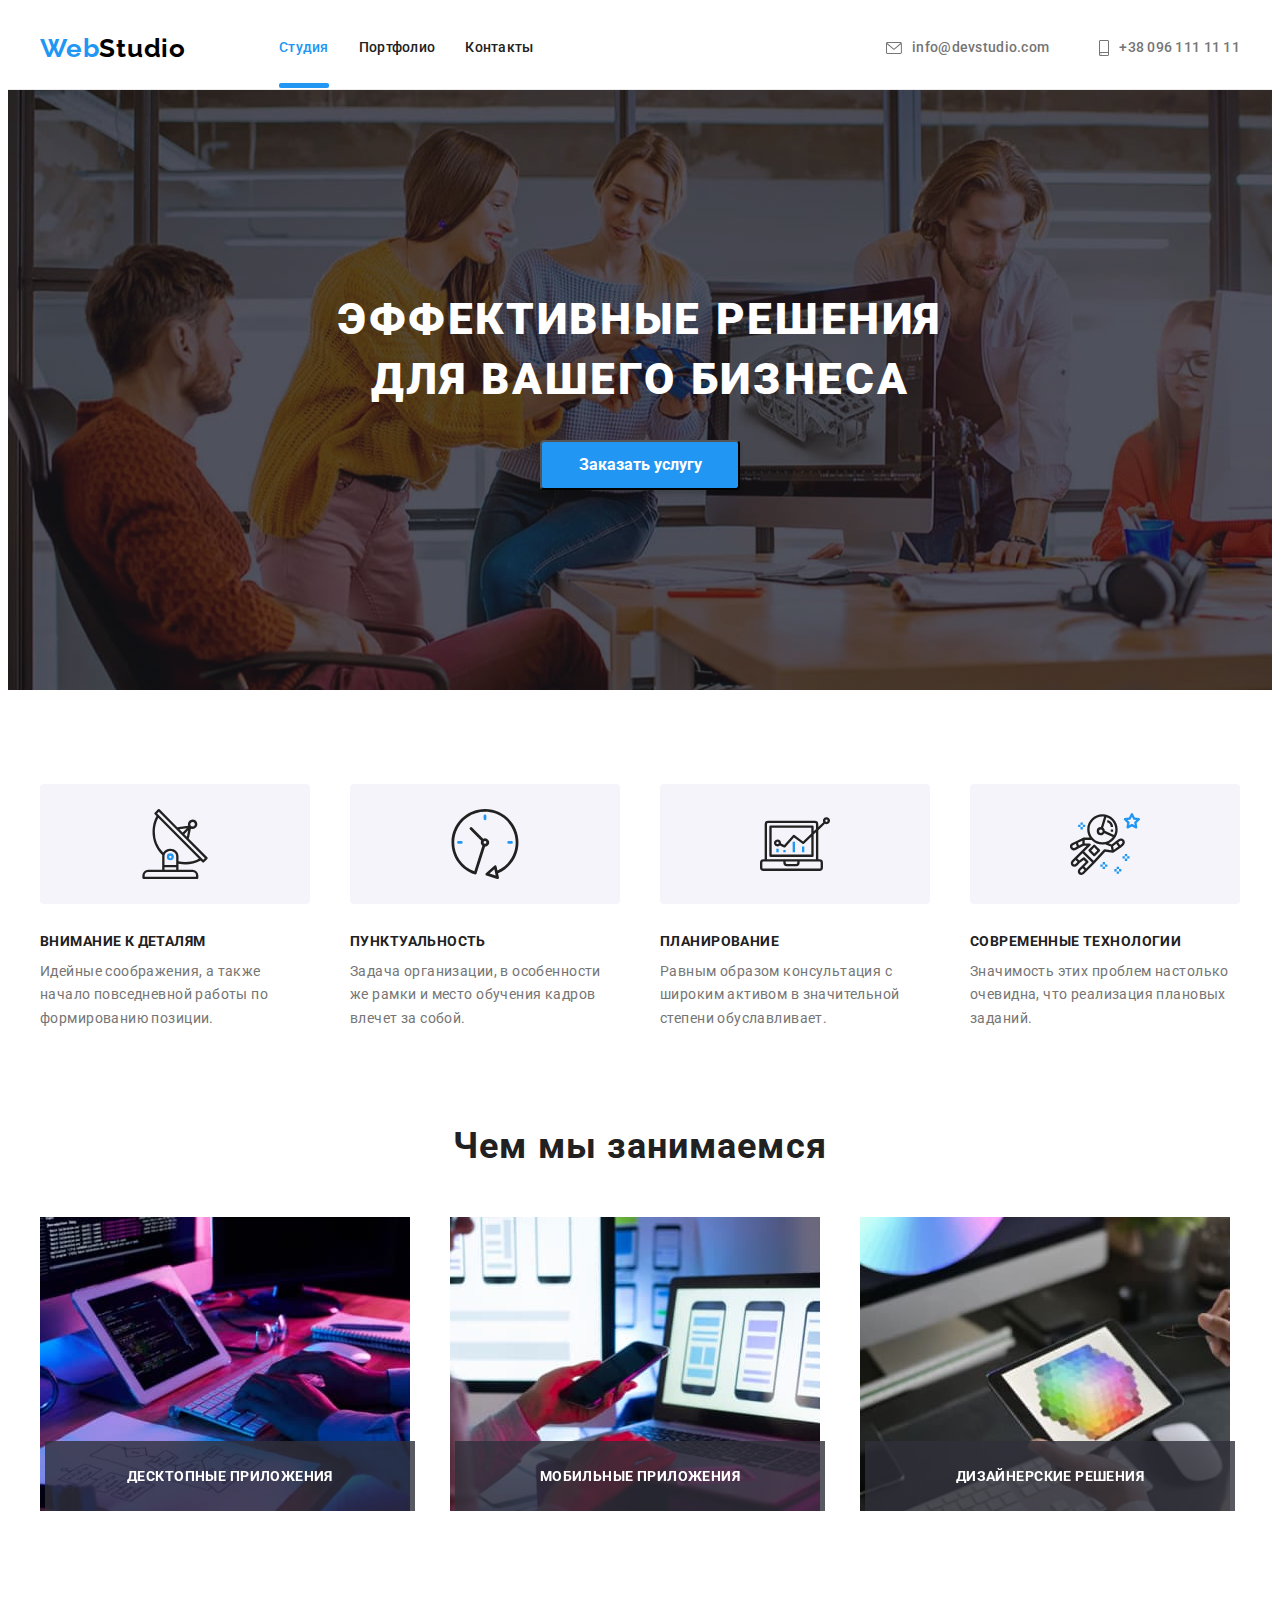
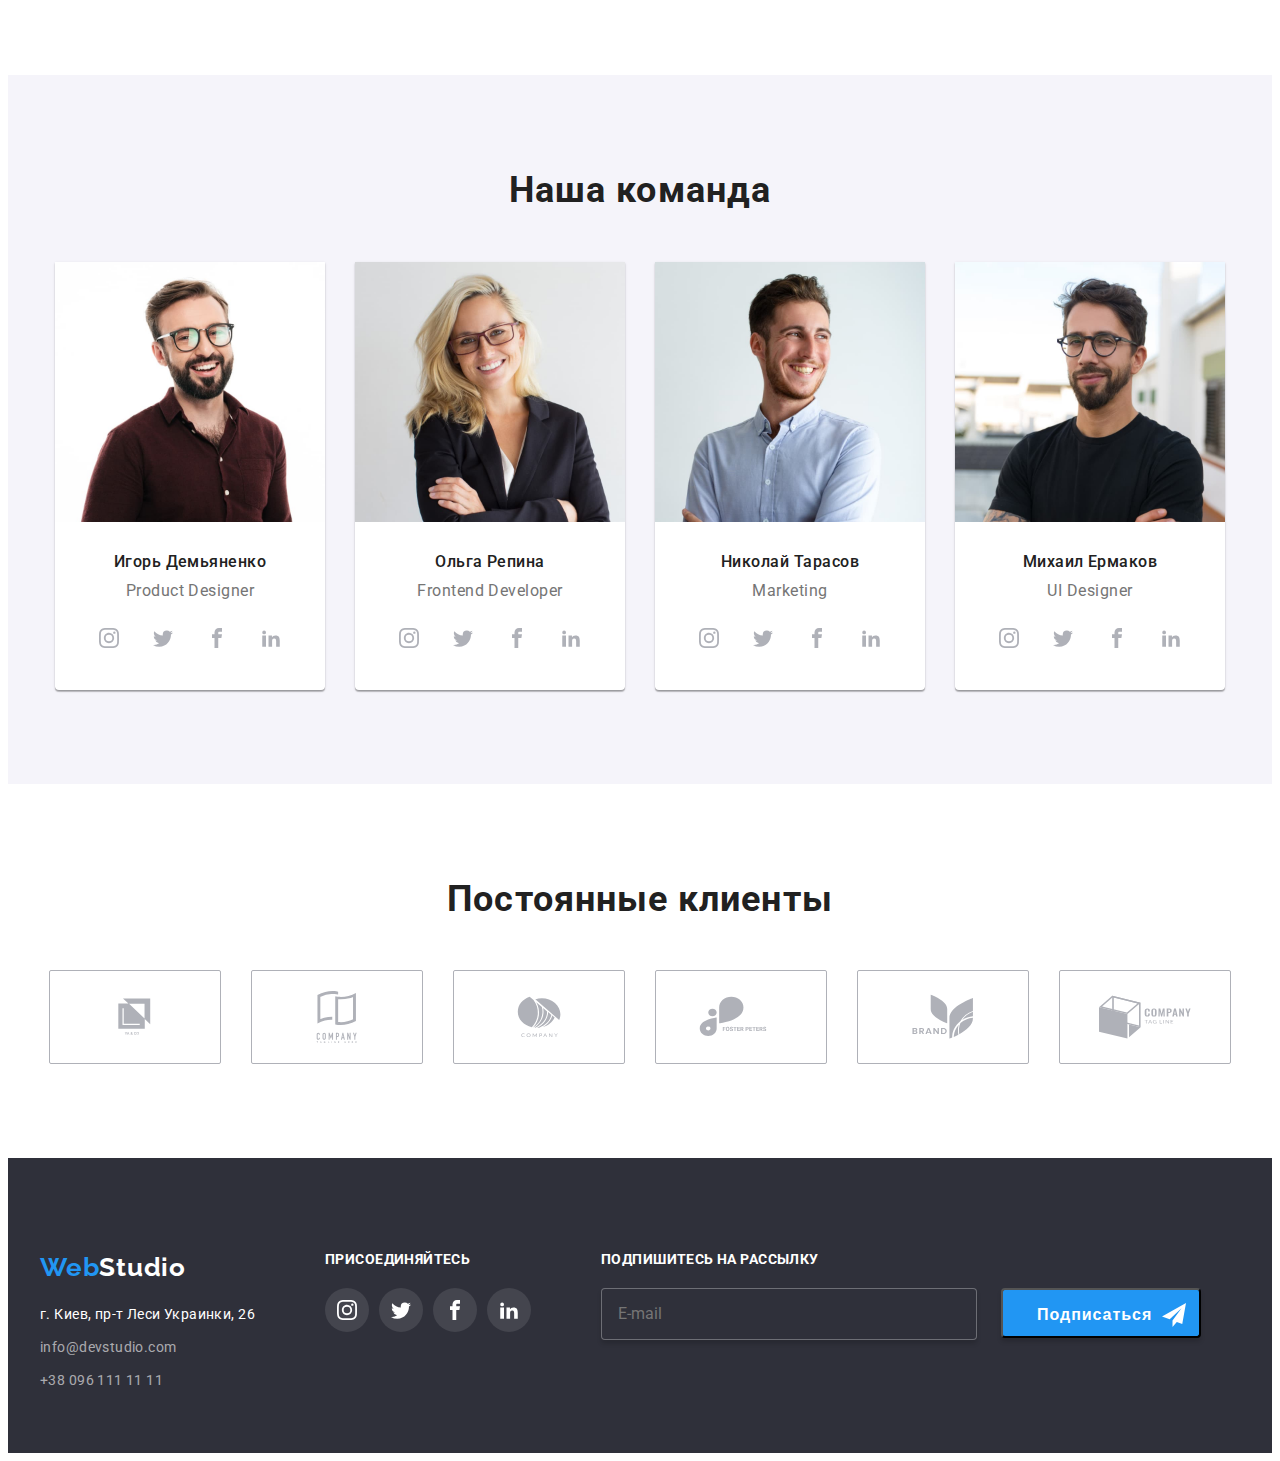
<file: index.html>
<!DOCTYPE html>
<html lang="ru">
	<head>
		<meta charset="UTF-8" />
		<meta http-equiv="X-UA-Compatible" content="IE=edge" />
		<meta name="viewport" content="width=device-width, initial-scale=1.0" />
		<title lang="en">WebStudio</title>
		<link rel="preconnect" href="https://fonts.googleapis.com" />
		<link rel="preconnect" href="https://fonts.gstatic.com" crossorigin />
		<link
			href="https://fonts.googleapis.com/css2?family=Raleway:wght@700&family=Roboto:wght@400;500;700;900&display=swap"
			rel="stylesheet"
		/>
		<link
			rel="stylesheet"
			href="https://cdnjs.cloudflare.com/ajax/libs/modern-normalize/1.1.0/modern-normalize.min.css"
			integrity="sha512-wpPYUAdjBVSE4KJnH1VR1HeZfpl1ub8YT/NKx4PuQ5NmX2tKuGu6U/JRp5y+Y8XG2tV+wKQpNHVUX03MfMFn9Q=="
			crossorigin="anonymous"
			referrerpolicy="no-referrer"
		/>
		<link rel="stylesheet" href="./css/styles.css" />
	</head>
	<body>
		<header class="page-header">
			<div class="container">
				<nav class="site-nav">
					<a class="logo-link" href="" lang="en"
						><span class="logo-one">Web</span
						><span class="logo-two">Studio</span>
					</a>
					<ul class="site-nav-list">
						<li>
							<a href="./index.html" class="curent">Студия</a>
						</li>
						<li>
							<a href="./portfolio.html">Портфолио</a>
						</li>
						<li class="site-nav-contacts"><a href="">Контакты</a></li>
					</ul>
				</nav>
				<ul class="contacts-list">
					<li>
						<a class="contacts-mail" href="mailto:info@devstudio.com">
							<svg width="16" height="12" class="envelope">
								<use href="./images/icons.svg#icon-envelope"></use></svg
							>info@devstudio.com</a
						>
					</li>
					<li>
						<a class="contacts-phone" href="tel:+380961111111">
							<svg width="10" height="16" class="smartphone">
								<use href="./images/icons.svg#icon-smartphone"></use></svg
							>+38 096 111 11 11</a
						>
					</li>
				</ul>
			</div>
		</header>
		<main>
			<!--Hero-->
			<section class="studio-hero section">
				<div class="container">
					<h1 class="studio-hero-title">
						Эффективные решения для вашего бизнеса
					</h1>
					<button data-modal-open class="studio-hero-btn" type="button">
						Заказать услугу
					</button>
					<div class="backdrop is-hidden" data-modal>
						<div class="modal">
							<p class="modal-text">Оставьте свои данные, мы вам перезвоним</p>
							<button data-modal-close class="close" type="button">
								<svg width="11" height="11">
									<use href="./images/icons.svg#icon-cross"></use>
								</svg>
							</button>
							<form>
								<ul>
									<li class="form-item">
										<label class="form-label" for="user-name">Имя</label>
										<div class="form-wrapper">
											<input
												class="form-input"
												type="text"
												name="name"
												id="user-name"
											/>
											<svg width="18" height="18" class="form-icon">
												<use href="./images/icons.svg#icon-person-black"></use>
											</svg>
										</div>
									</li>
									<li class="form-item">
										<label class="form-label" for="tel">Телефон</label>
										<div class="form-wrapper">
											<input
												class="form-input"
												type="tel"
												name="tel"
												id="tel"
											/>
											<svg width="18" height="18" class="form-icon">
												<use href="./images/icons.svg#icon-phone-black"></use>
											</svg>
										</div>
									</li>
									<li class="form-item">
										<label class="form-label" for="email">Почта</label>
										<div class="form-wrapper">
											<input
												class="form-input"
												type="email"
												name="email"
												id="email"
											/>
											<svg width="18" height="18" class="form-icon">
												<use href="./images/icons.svg#icon-email-black"></use>
											</svg>
										</div>
									</li>
									<li class="form-item--comment">
										<label class="form-label" for="user-comment"
											>Комментарий</label
										>
										<textarea
											class="form-input comment-input"
											name="comment"
											id="user-comment"
											cols="30"
											rows="10"
											placeholder="Введите текст"
										></textarea>
									</li>
									<li class="form-item">
										<label class="agree-text">
											<input
												type="checkbox"
												class="checkbox-original"
												name="answer"
											/>
											<svg
												width="16"
												height="15"
												class="checkbox__icon--custom"
											>
												<use href="./images/icons.svg#icon-checkmark"></use>
											</svg>
											Соглашаюсь с рассылкой и принимаю &nbsp;
											<a class="checkbox-link" href=""> Условия договора</a>
										</label>
									</li>
								</ul>
								<button class="form-button" type="submit">
									<span class="button-text">Отправить</span>
								</button>
							</form>
						</div>
					</div>
				</div>
			</section>
			<!--Features-->
			<section class="features section">
				<div class="container">
					<h2 class="features-title visually-hidden">Преимущества</h2>
					<ul class="features-list">
						<li class="features-item">
							<div class="features-bcg">
								<svg width="70" height="70" class="anthena">
									<use href="./images/icons.svg#icon-anthena"></use>
								</svg>
							</div>
							<h3 class="features-title-second">Внимание к деталям</h3>
							<p class="features-text">
								Идейные соображения, а также начало повседневной работы по
								формированию позиции.
							</p>
						</li>
						<li class="features-item">
							<div class="features-bcg">
								<svg width="70" height="70" class="clock">
									<use href="./images/icons.svg#icon-clock"></use>
								</svg>
							</div>
							<h3 class="features-title-second">Пунктуальность</h3>
							<p class="features-text">
								Задача организации, в особенности же рамки и место обучения
								кадров влечет за собой.
							</p>
						</li>
						<li class="features-item">
							<div class="features-bcg">
								<svg width="70" height="70" class="diagram">
									<use href="./images/icons.svg#icon-diagram"></use>
								</svg>
							</div>
							<h3 class="features-title-second">Планирование</h3>
							<p class="features-text">
								Равным образом консультация с широким активом в значительной
								степени обуславливает.
							</p>
						</li>
						<li class="features-item">
							<div class="features-bcg">
								<svg width="70" height="70" class="astronaut">
									<use href="./images/icons.svg#icon-astronaut"></use>
								</svg>
							</div>
							<h3 class="features-title-second">Современные технологии</h3>
							<p class="features-text">
								Значимость этих проблем настолько очевидна, что реализация
								плановых заданий.
							</p>
						</li>
					</ul>
				</div>
			</section>
			<!--What do we do-->
			<section class="what-do-we-do section" id="no-padding-top">
				<div class="container">
					<h2 class="what-do-we-do-title">Чем мы занимаемся</h2>
					<ul class="what-do-we-do-list">
						<li>
							<img
								src="./images/img-1.jpg"
								alt="Набирает код на клавиатуре"
								width="370"
							/>
							<p class="what-do-we-do-text">Десктопные приложения</p>
						</li>
						<li>
							<img
								src="./images/img-2.jpg"
								alt="Держит в руках мобильный телефон"
								width="370"
							/>
							<p class="what-do-we-do-text">Мобильные приложения</p>
						</li>
						<li>
							<img
								src="./images/img-3.jpg"
								alt="Держит в руках планшет с палитрой"
								width="370"
							/>
							<p class="what-do-we-do-text">Дизайнерские решения</p>
						</li>
					</ul>
				</div>
			</section>
			<!--Our team-->
			<section class="team section">
				<div class="container">
					<h2 class="team-title">Наша команда</h2>
					<div id="team-cards">
						<ul class="team-list">
							<li class="team-item">
								<img
									src="./images/team-img-1.jpg"
									alt="Улыбающийся мужчина в очках"
									width="270"
								/>
								<div class="team-person-and-role">
									<h3 class="team-person">Игорь Демьяненко</h3>
									<p class="team-role" lang="en">Product Designer</p>
									<ul class="social-media-list">
										<li class="social-media-item">
											<a
												href=""
												class="social-media-link--first"
												aria-label="instagram"
											>
												<svg width="20" height="20">
													<use href="./images/icons.svg#icon-instagram"></use>
												</svg>
											</a>
										</li>
										<li class="social-media-item">
											<a
												href=""
												class="social-media-link--first"
												aria-label="twitter"
											>
												<svg width="20" height="20">
													<use href="./images/icons.svg#icon-twitter"></use>
												</svg>
											</a>
										</li>
										<li class="social-media-item">
											<a
												href=""
												class="social-media-link--first"
												aria-label="facebook"
											>
												<svg width="20" height="20" class="facebook">
													<use href="./images/icons.svg#icon-facebook"></use>
												</svg>
											</a>
										</li>
										<li class="social-media-item">
											<a
												href=""
												class="social-media-link--first"
												aria-label="linkedin"
											>
												<svg width="20" height="20">
													<use href="./images/icons.svg#icon-linkedin2"></use>
												</svg>
											</a>
										</li>
									</ul>
								</div>
							</li>

							<li class="team-item">
								<img
									src="./images/team-img-2.jpg"
									alt="Улыбающаяся женщина в очках"
									width="270"
								/>
								<div class="team-person-and-role">
									<h3 class="team-person">Ольга Репина</h3>
									<p class="team-role" lang="en">Frontend Developer</p>
									<ul class="social-media-list">
										<li class="social-media-item">
											<a
												href=""
												class="social-media-link--first"
												aria-label="instagram"
											>
												<svg width="20" height="20">
													<use href="./images/icons.svg#icon-instagram"></use>
												</svg>
											</a>
										</li>
										<li class="social-media-item">
											<a
												href=""
												class="social-media-link--first"
												aria-label="twitter"
											>
												<svg width="20" height="20" class="twitter">
													<use href="./images/icons.svg#icon-twitter"></use>
												</svg>
											</a>
										</li>
										<li class="social-media-item">
											<a
												href=""
												class="social-media-link--first"
												aria-label="facebook"
											>
												<svg width="20" height="20">
													<use href="./images/icons.svg#icon-facebook"></use>
												</svg>
											</a>
										</li>
										<li class="social-media-item">
											<a
												href=""
												class="social-media-link--first"
												aria-label="linkedin"
											>
												<svg width="20" height="20">
													<use href="./images/icons.svg#icon-linkedin2"></use>
												</svg>
											</a>
										</li>
									</ul>
								</div>
							</li>
							<li class="team-item">
								<img
									src="./images/team-img-3.jpg"
									alt="Улыбающийся мужчина"
									width="270"
								/>
								<div class="team-person-and-role">
									<h3 class="team-person">Николай Тарасов</h3>
									<p class="team-role" lang="en">Marketing</p>
									<ul class="social-media-list">
										<li class="social-media-item">
											<a
												href=""
												class="social-media-link--first"
												aria-label="instagram"
											>
												<svg width="20" height="20">
													<use href="./images/icons.svg#icon-instagram"></use>
												</svg>
											</a>
										</li>
										<li class="social-media-item">
											<a
												href=""
												class="social-media-link--first"
												aria-label="twitter"
											>
												<svg width="20" height="20">
													<use href="./images/icons.svg#icon-twitter"></use>
												</svg>
											</a>
										</li>
										<li class="social-media-item">
											<a
												href=""
												class="social-media-link--first"
												aria-label="facebook"
											>
												<svg width="20" height="20">
													<use href="./images/icons.svg#icon-facebook"></use>
												</svg>
											</a>
										</li>
										<li class="social-media-item">
											<a
												href=""
												class="social-media-link--first"
												aria-label="linkedin"
											>
												<svg width="20" height="20">
													<use href="./images/icons.svg#icon-linkedin2"></use>
												</svg>
											</a>
										</li>
									</ul>
								</div>
							</li>
							<li class="team-item">
								<img
									src="./images/team-img-4.jpg"
									alt="Мужчина в очках с ухмылкой"
									width="270"
								/>
								<div class="team-person-and-role">
									<h3 class="team-person">Михаил Ермаков</h3>
									<p class="team-role" lang="en">UI Designer</p>
									<ul class="social-media-list">
										<li class="social-media-item">
											<a
												href=""
												class="social-media-link--first"
												aria-label="instagram"
											>
												<svg width="20" height="20">
													<use href="./images/icons.svg#icon-instagram"></use>
												</svg>
											</a>
										</li>
										<li class="social-media-item">
											<a
												href=""
												class="social-media-link--first"
												aria-label="twitter"
											>
												<svg width="20" height="20">
													<use href="./images/icons.svg#icon-twitter"></use>
												</svg>
											</a>
										</li>
										<li class="social-media-item">
											<a
												href=""
												class="social-media-link--first"
												aria-label="facebook"
											>
												<svg width="20" height="20">
													<use href="./images/icons.svg#icon-facebook"></use>
												</svg>
											</a>
										</li>
										<li class="social-media-item">
											<a
												href=""
												class="social-media-link--first"
												aria-label="linkedin"
											>
												<svg width="20" height="20">
													<use href="./images/icons.svg#icon-linkedin2"></use>
												</svg>
											</a>
										</li>
									</ul>
								</div>
							</li>
						</ul>
					</div>
				</div>
			</section>
			<section class="customers section">
				<div class="container">
					<h2 class="customers-title">Постоянные клиенты</h2>
					<ul class="customers-list">
						<li class="customers-item">
							<a href="" class="customers-link">
								<svg width="41" height="46.7" class="customers-icon yasco">
									<use href="./images/icons.svg#icon-yasco"></use>
								</svg>
							</a>
						</li>
						<li class="customers-item">
							<a class="customers-link" href="">
								<svg width="40" height="52" class="customers-icon group">
									<use href="./images/icons.svg#icon-group"></use>
								</svg>
							</a>
						</li>
						<li class="customers-item">
							<a class="customers-link" href="">
								<svg
									width="43.46"
									height="41.18"
									class="customers-icon group11"
								>
									<use href="./images/icons.svg#icon-group11"></use>
								</svg>
							</a>
						</li>
						<li class="customers-item">
							<a class="customers-link" href="">
								<svg
									width="84.44"
									height="40.62"
									class="customers-icon foster-peters"
								>
									<use href="./images/icons.svg#icon-foster-peters"></use>
								</svg>
							</a>
						</li>
						<li class="customers-item">
							<a class="customers-link" href="">
								<svg width="62.54" height="45.43" class="customers-icon group3">
									<use href="./images/icons.svg#icon-group3"></use>
								</svg>
							</a>
						</li>
						<li class="customers-item">
							<a class="customers-link" href="">
								<svg width="93.79" height="43.93" class="customers-icon group4">
									<use href="./images/icons.svg#icon-group4"></use>
								</svg>
							</a>
						</li>
					</ul>
				</div>
			</section>
		</main>
		<footer class="page-footer">
			<div class="container">
				<div class="logo-and-address">
					<a class="logo-link-footer" href="" lang="en"
						><span class="logo-one">Web</span
						><span class="logo-second">Studio</span></a
					>
					<address>
						<ul>
							<li class="footer-address-item">
								<a
									class="physical-address footer-address-link"
									href="https://goo.gl/maps/bM6Af7gsELZ9MnHW7"
									target="_blank"
									rel="nofollow noopener noreferrer"
									>г. Киев, пр-т Леси Украинки, 26
								</a>
							</li>
							<li class="footer-address-item">
								<a class="footer-address-link" href="mailto:info@devstudio.com"
									>info@devstudio.com</a
								>
							</li>
							<li class="footer-address-item">
								<a class="footer-address-link" href="tel:+380961111111"
									>+38 096 111 11 11</a
								>
							</li>
						</ul>
					</address>
				</div>
				<div class="join-block">
					<p class="join-line">Присоединяйтесь</p>
					<ul class="social-media-list">
						<li>
							<a
								href=""
								class="social-media-link--second"
								aria-label="instagram"
							>
								<svg width="20" height="20">
									<use href="./images/icons.svg#icon-instagram"></use>
								</svg>
							</a>
						</li>
						<li>
							<a href="" class="social-media-link--second" aria-label="twitter">
								<svg width="20" height="20">
									<use href="./images/icons.svg#icon-twitter"></use>
								</svg>
							</a>
						</li>
						<li>
							<a
								href=""
								class="social-media-link--second"
								aria-label="facebook"
							>
								<svg width="20" height="20">
									<use href="./images/icons.svg#icon-facebook"></use>
								</svg>
							</a>
						</li>
						<li>
							<a
								href=""
								class="social-media-link--second"
								aria-label="linkedin"
							>
								<svg width="20" height="20">
									<use href="./images/icons.svg#icon-linkedin2"></use>
								</svg>
							</a>
						</li>
					</ul>
				</div>
				<div class="form">
					<p class="form-title">Подпишитесь на рассылку</p>
					<form class="mail-form">
						<input
							class="mail-input"
							type="email"
							name="mail"
							id="user-mail"
							placeholder="E-mail"
						/>
						<label class="label-mail" for="user-mail"></label>
						<button type="submit" class="subs-btn">
							<span class="btn-in"
								>Подписаться
								<svg width="24" height="24">
									<use href="./images/icons.svg#icon-send"></use>
								</svg>
							</span>
						</button>
					</form>
				</div>
			</div>
		</footer>
		<script src="./js/modal.js"></script>
	</body>
</html>
</file>
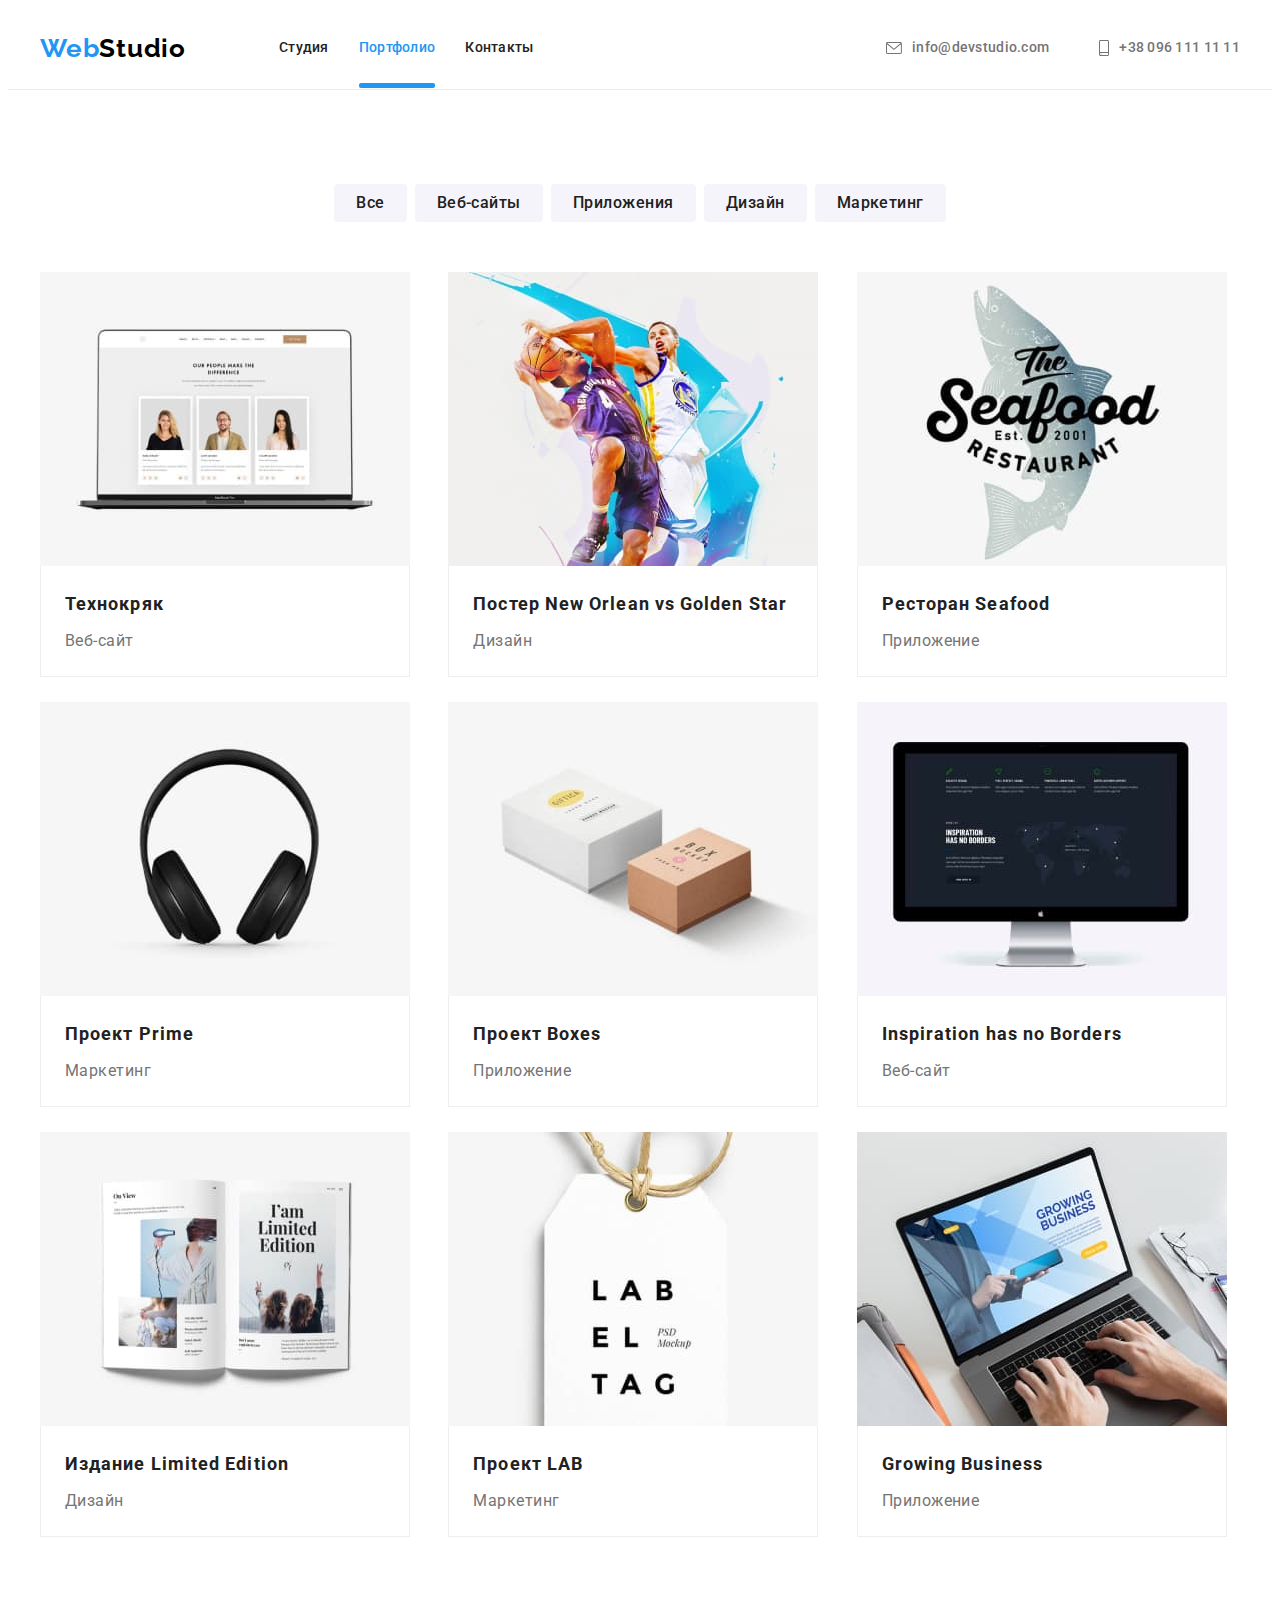
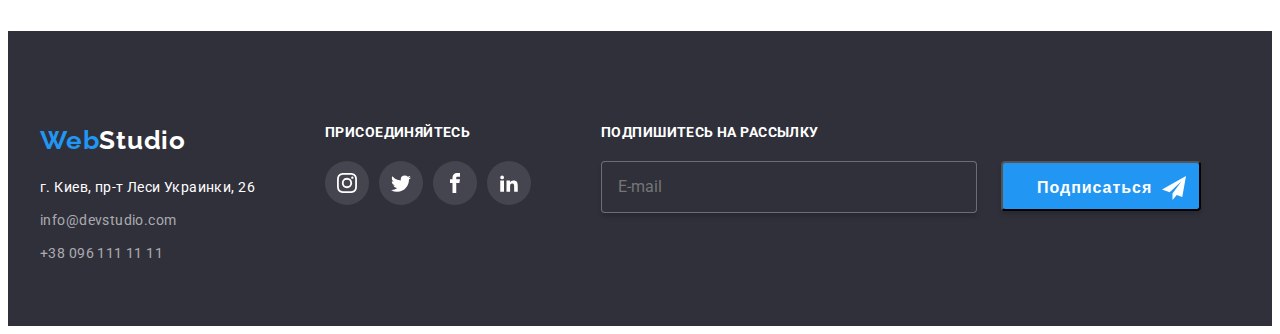
<file: portfolio.html>
<!DOCTYPE html>
<html lang="ru">
	<head>
		<meta charset="UTF-8" />
		<meta http-equiv="X-UA-Compatible" content="IE=edge" />
		<meta name="viewport" content="width=device-width, initial-scale=1.0" />
		<title lang="en">Portfolio</title>
		<link rel="preconnect" href="https://fonts.googleapis.com" />
		<link rel="preconnect" href="https://fonts.gstatic.com" crossorigin />
		<link
			href="https://fonts.googleapis.com/css2?family=Raleway:wght@700&family=Roboto:wght@400;500;700;900&display=swap"
			rel="stylesheet"
		/>
		<link
			rel="stylesheet"
			href="https://cdnjs.cloudflare.com/ajax/libs/modern-normalize/1.1.0/modern-normalize.min.css"
			integrity="sha512-wpPYUAdjBVSE4KJnH1VR1HeZfpl1ub8YT/NKx4PuQ5NmX2tKuGu6U/JRp5y+Y8XG2tV+wKQpNHVUX03MfMFn9Q=="
			crossorigin="anonymous"
			referrerpolicy="no-referrer"
		/>
		<link rel="stylesheet" href="./css/styles.css" />
	</head>
	<body>
		<header class="page-header">
			<div class="container">
				<nav class="site-nav">
					<a class="logo-link" href="" lang="en"
						><span class="logo-one">Web</span
						><span class="logo-two">Studio</span>
					</a>
					<ul class="site-nav-list">
						<li>
							<a href="./index.html">Студия</a>
						</li>
						<li>
							<a href="./portfolio.html" class="curent">Портфолио</a>
						</li>
						<li class="site-nav-contacts"><a href="">Контакты</a></li>
					</ul>
				</nav>
				<ul class="contacts-list">
					<li>
						<a class="contacts-mail" href="mailto:info@devstudio.com">
							<svg width="16" height="12" class="envelope">
								<use href="./images/icons.svg#icon-envelope"></use></svg
							>info@devstudio.com</a
						>
					</li>
					<li>
						<a class="contacts-phone" href="tel:+380961111111">
							<svg width="10" height="16" class="smartphone">
								<use href="./images/icons.svg#icon-smartphone"></use></svg
							>+38 096 111 11 11</a
						>
					</li>
				</ul>
			</div>
		</header>
		<main>
			<!--Filter-->
			<section class="filter section">
				<div class="container">
					<h2 class="visually-hidden">Фильтр</h2>
					<ul class="btn-group">
						<li class="filter-item">
							<button class="portfolio-btn" type="button">Все</button>
						</li>
						<li class="filter-item">
							<button class="portfolio-btn" type="button">Веб-сайты</button>
						</li>
						<li class="filter-item">
							<button class="portfolio-btn" type="button">Приложения</button>
						</li>
						<li class="filter-item">
							<button class="portfolio-btn" type="button">Дизайн</button>
						</li>
						<li class="filter-item">
							<button class="portfolio-btn" type="button">Маркетинг</button>
						</li>
					</ul>
					<!--Hero-->
					<h1 class="visually-hidden">Work examples</h1>
					<ul class="portfolio-hero-items">
						<li>
							<a class="portfolio-hero-link" href="">
								<div class="portfolio-hero-overlay">
									<img
										src="./images/portfolio/portfolio-img-1.jpg"
										alt="три карточки на экране ноутбука"
										width="370"
									/>
									<p class="portfolio-hero-text-overlay">
										Ресурс предлагает комплексные предложения с разным уровнем
										функционала и сервисов. Все это позволит посетителю получить
										исчерпывающие сведения о компании или частном лице.
									</p>
								</div>
								<div class="portfolio-hero-title-and-text">
									<h2 class="portfolio-hero-title">Технокряк</h2>
									<p class="portfolio-hero-text">Веб-сайт</p>
								</div>
							</a>
						</li>
						<li>
							<a class="portfolio-hero-link" href="">
								<div class="portfolio-hero-overlay">
									<img
										src="./images/portfolio/portfolio-img-2.jpg"
										alt="два баскетболиста в прыжке"
										width="370"
									/>
									<p class="portfolio-hero-text-overlay">
										Ресурс предлагает комплексные предложения с разным уровнем
										функционала и сервисов. Все это позволит посетителю получить
										исчерпывающие сведения о компании или частном лице.
									</p>
								</div>
								<div class="portfolio-hero-title-and-text">
									<h2 class="portfolio-hero-title">
										Постер New Orlean vs Golden Star
									</h2>
									<p class="portfolio-hero-text">Дизайн</p>
								</div>
							</a>
						</li>
						<li>
							<a class="portfolio-hero-link" href="">
								<div class="portfolio-hero-overlay">
									<img
										src="./images/portfolio/portfolio-img-3.jpg"
										alt="эмблема рыба головой вверх"
										width="370"
									/>
									<p class="portfolio-hero-text-overlay">
										Ресурс предлагает комплексные предложения с разным уровнем
										функционала и сервисов. Все это позволит посетителю получить
										исчерпывающие сведения о компании или частном лице.
									</p>
								</div>
								<div class="portfolio-hero-title-and-text">
									<h2 class="portfolio-hero-title">Ресторан Seafood</h2>
									<p class="portfolio-hero-text">Приложение</p>
								</div>
							</a>
						</li>
						<li>
							<a class="portfolio-hero-link" href="">
								<div class="portfolio-hero-overlay">
									<img
										src="./images/portfolio/portfolio-img-4.jpg"
										alt="наушники"
										width="370"
									/>
									<p class="portfolio-hero-text-overlay">
										Ресурс предлагает комплексные предложения с разным уровнем
										функционала и сервисов. Все это позволит посетителю получить
										исчерпывающие сведения о компании или частном лице.
									</p>
								</div>
								<div class="portfolio-hero-title-and-text">
									<h2 class="portfolio-hero-title">Проект Prime</h2>
									<p class="portfolio-hero-text">Маркетинг</p>
								</div>
							</a>
						</li>
						<li>
							<a class="portfolio-hero-link" href="">
								<div class="portfolio-hero-overlay">
									<img
										src="./images/portfolio/portfolio-img-5.jpg"
										alt="белая побольше коробка и кирпичного цвета коробка поменьше"
										width="370"
									/>
									<p class="portfolio-hero-text-overlay">
										Ресурс предлагает комплексные предложения с разным уровнем
										функционала и сервисов. Все это позволит посетителю получить
										исчерпывающие сведения о компании или частном лице.
									</p>
								</div>
								<div class="portfolio-hero-title-and-text">
									<h2 class="portfolio-hero-title">Проект Boxes</h2>
									<p class="portfolio-hero-text">Приложение</p>
								</div>
							</a>
						</li>
						<li>
							<a class="portfolio-hero-link" href="">
								<div class="portfolio-hero-overlay">
									<img
										src="./images/portfolio/portfolio-img-6.jpg"
										alt="монитор с изображением на экране"
										width="370"
									/>
									<p class="portfolio-hero-text-overlay">
										Ресурс предлагает комплексные предложения с разным уровнем
										функционала и сервисов. Все это позволит посетителю получить
										исчерпывающие сведения о компании или частном лице.
									</p>
								</div>
								<div class="portfolio-hero-title-and-text">
									<h2 class="portfolio-hero-title">
										Inspiration has no Borders
									</h2>
									<p class="portfolio-hero-text">Веб-сайт</p>
								</div>
							</a>
						</li>
						<li>
							<a class="portfolio-hero-link" href="">
								<div class="portfolio-hero-overlay">
									<img
										src="./images/portfolio/portfolio-img-7.jpg"
										alt="журнал"
										width="370"
									/>
									<p class="portfolio-hero-text-overlay">
										Ресурс предлагает комплексные предложения с разным уровнем
										функционала и сервисов. Все это позволит посетителю получить
										исчерпывающие сведения о компании или частном лице.
									</p>
								</div>
								<div class="portfolio-hero-title-and-text">
									<h2 class="portfolio-hero-title">Издание Limited Edition</h2>
									<p class="portfolio-hero-text">Дизайн</p>
								</div>
							</a>
						</li>
						<li>
							<a class="portfolio-hero-link" href="">
								<div class="portfolio-hero-overlay">
									<img
										src="./images/portfolio/portfolio-img-8.jpg"
										alt="бирка"
										width="370"
									/>
									<p class="portfolio-hero-text-overlay">
										Ресурс предлагает комплексные предложения с разным уровнем
										функционала и сервисов. Все это позволит посетителю получить
										исчерпывающие сведения о компании или частном лице.
									</p>
								</div>
								<div class="portfolio-hero-title-and-text">
									<h2 class="portfolio-hero-title">Проект LAB</h2>
									<p class="portfolio-hero-text">Маркетинг</p>
								</div>
							</a>
						</li>
						<li>
							<a class="portfolio-hero-link" href="">
								<div class="portfolio-hero-overlay">
									<img
										src="./images/portfolio/portfolio-img-9.jpg"
										alt="печатают на ноутбуке"
										width="370"
									/>
									<p class="portfolio-hero-text-overlay">
										Ресурс предлагает комплексные предложения с разным уровнем
										функционала и сервисов. Все это позволит посетителю получить
										исчерпывающие сведения о компании или частном лице.
									</p>
								</div>
								<div class="portfolio-hero-title-and-text">
									<h2 class="portfolio-hero-title">Growing Business</h2>
									<p class="portfolio-hero-text">Приложение</p>
								</div>
							</a>
						</li>
					</ul>
				</div>
			</section>
		</main>
		<footer class="page-footer">
			<div class="container">
				<div class="logo-and-address">
					<a class="logo-link-footer" href="" lang="en"
						><span class="logo-one">Web</span
						><span class="logo-second">Studio</span></a
					>
					<address>
						<ul>
							<li class="footer-address-item">
								<a
									class="physical-address footer-address-link"
									href="https://goo.gl/maps/bM6Af7gsELZ9MnHW7"
									target="_blank"
									rel="nofollow noopener noreferrer"
									>г. Киев, пр-т Леси Украинки, 26
								</a>
							</li>
							<li class="footer-address-item">
								<a class="footer-address-link" href="mailto:info@devstudio.com"
									>info@devstudio.com</a
								>
							</li>
							<li class="footer-address-item">
								<a class="footer-address-link" href="tel:+380961111111"
									>+38 096 111 11 11</a
								>
							</li>
						</ul>
					</address>
				</div>
				<div class="join-block">
					<p class="join-line">Присоединяйтесь</p>
					<ul class="social-media-list">
						<li>
							<a
								href=""
								class="social-media-link--second"
								aria-label="instagram"
							>
								<svg width="20" height="20">
									<use href="./images/icons.svg#icon-instagram"></use>
								</svg>
							</a>
						</li>
						<li>
							<a href="" class="social-media-link--second" aria-label="twitter">
								<svg width="20" height="20">
									<use href="./images/icons.svg#icon-twitter"></use>
								</svg>
							</a>
						</li>
						<li>
							<a
								href=""
								class="social-media-link--second"
								aria-label="facebook"
							>
								<svg width="20" height="20">
									<use href="./images/icons.svg#icon-facebook"></use>
								</svg>
							</a>
						</li>
						<li>
							<a
								href=""
								class="social-media-link--second"
								aria-label="linkedin"
							>
								<svg width="20" height="20">
									<use href="./images/icons.svg#icon-linkedin2"></use>
								</svg>
							</a>
						</li>
					</ul>
				</div>
				<div class="form">
					<p class="form-title">Подпишитесь на рассылку</p>
					<form class="mail-form">
						<input
							class="mail-input"
							type="email"
							name="mail"
							id="user-mail"
							placeholder="E-mail"
						/>
						<label class="label-mail" for="user-mail"></label>
						<button type="submit" class="subs-btn">
							<span class="btn-in"
								>Подписаться
								<svg width="24" height="24">
									<use href="./images/icons.svg#icon-send"></use>
								</svg>
							</span>
						</button>
					</form>
				</div>
			</div>
		</footer>
	</body>
</html>
</file>
<file: css/styles.css>
/*Основной цвет #212121 */
/*вторичный цвет #757575*/
/*белый #FFFFFF*/
/*черный #000000*/
/*акцент #2196F3*/
/*цвет фона #FFFFFF*/
/*цвет фона 2 #2F303A*/
/*цвет фона 3 #E5E5E5*/
/*цвет фона 4 #F5F4FA*/

:root {
	--primary-color: #212121;
	--secondary-color: #757575;
	--bcg-color-one: #ffffff;
	--bcg-color-two: #2f303a;
	--bcg-color-three: #e5e5e5;
	--bcg-color-four: #f5f4fa;
	--accent-color: #2196f3;
	--btn-secondary-accent-color: #188ce8;
	--logo-black: #000000;
	--address-link-color: rgba(255, 255, 255, 0.6);
	--social-media-icon-fill-color: #afb1b8;
	--social-media-link-bcg-color: rgba(255, 255, 255, 0.1);
	--header-border-color: #ececec;
	--portfolio-border-color: #eeeeee;
}
body {
	font-family: "Roboto", sans-serif;
	background-color: var(--bcg-color-one);
}
h1,
h2,
h3,
h4,
h5,
h6,
p,
ul,
input {
	margin: 0;
	padding: 0;
	border: 0;
	outline: 0;
	font-weight: inherit;
	font-style: inherit;
	font-size: 100%;
	font-family: inherit;
	vertical-align: baseline;
}
a {
	text-decoration: none;
	display: inline-block;
}
ul {
	list-style-type: none;
	margin: 0;
	padding-left: 0;
}
h1,
h2,
h3,
p {
	margin: 0 auto;
}
button {
	cursor: pointer;
}
.container {
	width: 1200px;
	padding-left: 15px;
	padding-right: 15px;
	margin: 0 auto;
}
.section {
	padding-top: 94px;
	padding-bottom: 94px;
}
address {
	font-style: normal;
}
img {
	display: block;
	max-width: 100%;
	height: auto;
}
/*Header*/
header {
	margin: 0;
	border-bottom: 1px solid var(--header-border-color);
}
.page-header .container {
	display: flex;
	align-items: center;
}
/*Visually hidden*/
.visually-hidden {
	position: absolute;
	width: 1px;
	height: 1px;
	margin: -1px;
	border: 0;
	padding: 0;
	white-space: nowrap;
	clip-path: inset(100%);
	clip: rect(0, 0, 0, 0);
	overflow: hidden;
}
/*Logo*/
.logo-link {
	padding: 25px 0;
	margin-right: 93px;
}
.logo-one {
	font-family: "Raleway", sans-serif;
	font-style: normal;
	font-weight: 700;
	font-size: 26px;
	line-height: 1.19;
	letter-spacing: 0.03em;
	color: var(--accent-color);
}
.logo-two {
	font-family: "Raleway", sans-serif;
	font-style: normal;
	font-weight: 700;
	font-size: 26px;
	line-height: 1.19;
	letter-spacing: 0.03em;
	color: var(--logo-black);
	display: inline-block;
	margin-bottom: auto;
}
.logo-second {
	font-family: "Raleway", sans-serif;
	font-style: normal;
	font-weight: 700;
	font-size: 26px;
	line-height: 1.19;
	letter-spacing: 0.03em;
	color: var(--bcg-color-one);
}
.logo-link-footer {
	margin-bottom: 20px;
}
/*Site-nav*/
.site-nav {
	display: flex;
}
.site-nav-list {
	display: flex;
	gap: 30px;
}
.contacts-list {
	display: flex;
	gap: 50px;
	margin-left: auto;
}
.site-nav-list a {
	font-style: normal;
	font-weight: 500;
	font-size: 14px;
	line-height: 1.14;
	letter-spacing: 0.02em;
	color: var(--primary-color);
	padding: 32px 0;
	transition: color 250ms cubic-bezier(0.4, 0, 0.2, 1);
}
.site-nav-list a:hover,
.site-nav-list a:focus {
	color: var(--accent-color);
}
.site-nav-list .curent {
	position: relative;
	color: var(--accent-color);
	transition: color 250ms cubic-bezier(0.4, 0, 0.2, 1);
}
.site-nav-list .curent:after {
	content: " ";
	display: block;
	width: 100%;
	height: 5px;
	border-radius: 2px;
	background-color: var(--accent-color);
	position: absolute;
	left: 0;
	bottom: 0;
}
/*Contacts*/
.contacts-mail,
.contacts-phone {
	padding: 32px 0;
	margin-left: auto;
	margin-right: auto;

	font-weight: 500;
	font-size: 14px;
	line-height: 1.14;
	letter-spacing: 0.02em;

	color: var(--secondary-color);
	transition: color 250ms cubic-bezier(0.4, 0, 0.2, 1);
}
.contacts-mail:hover,
.contacts-mail:focus {
	color: var(--accent-color);
}
.contacts-phone:hover,
.contacts-phone:focus {
	color: var(--accent-color);
}
.envelope {
	display: inline-block;
	margin-right: 10px;
	fill: currentColor;
	transition: fill 250ms cubic-bezier(0.4, 0, 0.2, 1);
}
.envelope:hover,
.envelope:focus {
	fill: var(--accent-color);
}
.smartphone {
	margin-right: 10px;
	fill: currentColor;
	transition: fill 250ms cubic-bezier(0.4, 0, 0.2, 1);
}
.smartphone:hover,
.smartphone:focus {
	fill: var(--accent-color);
}
/*Studio Hero*/
.studio-hero {
	padding-top: 200px;
	padding-bottom: 200px;
	max-width: 1600px;
	margin: 0 auto;
	background-color: rgba(47, 48, 58, 0.4);
	background-image: linear-gradient(
			0deg,
			rgba(0, 0, 0, 0.2),
			rgba(0, 0, 0, 0.2)
		),
		linear-gradient(0deg, rgba(47, 48, 58, 0.4), rgba(47, 48, 58, 0.4)),
		url(../images/other/bcg-img.jpg);
	background-size: cover;
}
.studio-hero-title {
	font-style: normal;
	font-weight: 900;
	font-size: 44px;
	line-height: 1.36;
	text-align: center;
	letter-spacing: 0.06em;
	text-transform: uppercase;
	color: var(--bcg-color-one);

	width: 696px;
	margin: 0 auto;
	margin-bottom: 30px;
}
.studio-hero-btn {
	font-family: inherit;
	font-style: normal;
	font-weight: 700;
	font-size: 16px;
	line-height: 1.875;
	color: var(--bcg-color-one);
	background-color: var(--accent-color);
	transition: background-color 250ms cubic-bezier(0.4, 0, 0.2, 1);
	box-shadow: 0px 4px 4px 0px #00000026;
	transition: box-shadow 250ms cubic-bezier(0.4, 0, 0.2, 1);
	border-radius: 4px;

	display: block;
	width: 200px;
	height: 50px;
	margin-right: auto;
	margin-left: auto;
	padding: 0;
}
.studio-hero-btn:hover,
.studio-hero-btn:focus {
	font-family: inherit;
	background-color: var(--btn-secondary-accent-color);
}
.modal {
	position: absolute;
	top: 50%;
	left: 50%;
	transform: translate(-50%, -50%) scale(1);
	transition: transform 250ms cubic-bezier(0.4, 0, 0.2, 1);
	width: 528px;
	height: 581px;
	padding: 40px;

	background-color: var(--bcg-color-one);
	box-shadow: 0px 1px 3px rgba(0, 0, 0, 0.12), 0px 1px 1px rgba(0, 0, 0, 0.14),
		0px 2px 1px rgba(0, 0, 0, 0.2);
	border-radius: 4px;
}
.close {
	position: absolute;
	height: 30px;
	width: 30px;
	top: 8px;
	right: 8px;
	border-radius: 50%;
	background-color: var(--bcg-color-one);
	border: 1px solid rgba(0, 0, 0, 0.1);
}
.backdrop {
	position: fixed;
	top: 0;
	left: 0;
	width: 100%;
	height: 100%;
	background-color: rgba(0, 0, 0, 0.2);
	transition: opacity 250ms cubic-bezier(0.4, 0, 0.2, 1);
	opacity: 1;
}
.backdrop.is-hidden {
	opacity: 0;
	pointer-events: none;
}
.backdrop.is-hidden .modal {
	transform: translate(-50%, -50%) scale(0.5);
	transition: transform 250ms cubic-bezier(0.4, 0, 0.2, 1);
}
.desktop {
	position: absolute;
	bottom: 0;

	width: 370px;
	height: 70px;

	font-style: normal;
	font-weight: 700;
	font-size: 14px;
	line-height: 1.14;
	text-align: center;
	letter-spacing: 0.03em;
	text-transform: uppercase;
	background: rgba(47, 48, 58, 0.8);
	color: var(--bcg-color-one);
}
.modal-text {
	font-weight: 700;
	font-size: 20px;
	line-height: 1.15;
	text-align: center;
	letter-spacing: 0.03em;

	color: var(--primary-color);
	display: inline-block;

	margin-bottom: 12px;
}
.icon-check svg {
	background-color: var(--accent-color);
}
.form-label {
	display: block;

	font-weight: 400;
	font-size: 12px;
	line-height: 1.17;
	letter-spacing: 0.01em;

	color: var(--secondary-color);
}
.form-wrapper {
	position: relative;
	width: 100%;
	display: flex;
	margin-top: 4px;
}
.form-item {
	margin-bottom: 10px;
}
.form-item:nth-child(5) {
	margin: 0;
}
.form-item--comment {
	margin-bottom: 20px;
}
.form-icon {
	margin-left: 12px;
	position: absolute;
	left: 0;
	top: 50%;
	transform: translateY(-50%);
	transition: fill 250ms cubic-bezier(0.4, 0, 0.2, 1);
}
.form-input {
	height: 40px;
	width: 448px;
	width: 100%;
	outline: none;
	padding-left: 42px;
	border: 1px solid rgba(33, 33, 33, 0.2);
	border-radius: 4px;
	font-weight: 400;
	font-size: 14px;
	line-height: 1.14;
	letter-spacing: 0.01em;
	transition: border-color 250ms cubic-bezier(0.4, 0, 0.2, 1),
		fill 250ms cubic-bezier(0.4, 0, 0.2, 1);
}
.comment-input {
	margin-top: 4px;
	display: block;
	height: 120px;
	resize: none;
	padding: 12px 16px;
}
.agree-text {
	font-weight: 400;
	font-size: 14px;
	line-height: 1.71;
	letter-spacing: 0.03em;
	color: var(--secondary-color);
	display: inline-block;
	padding-left: 10px;
}
.checkbox-link {
	font-weight: 400;
	font-size: 14px;
	line-height: 1.71px;
	letter-spacing: 0.03em;
	text-decoration-line: underline;
	color: var(--accent-color);
}
.checkbox-original {
	position: absolute;
	z-index: -1;
	opacity: 0;
}
.checkbox__icon--custom {
	width: 1em;
	height: 1em;
	border: 1px solid var(--primary-color);
	border-radius: 1px;
	fill: var(--bcg-color-one);
	background-color: var(--bcg-color-one);
	flex-shrink: 0;
	flex-grow: 0;
	transition: border-color 250ms cubic-bezier(0.4, 0, 0.2, 1),
		fill 250ms cubic-bezier(0.4, 0, 0.2, 1),
		background-color 250ms cubic-bezier(0.4, 0, 0.2, 1);
}
.checkbox-original:checked + .checkbox__icon--custom {
	border-color: transparent;
	background-color: var(--accent-color);
}
.form-button {
	margin: 30px auto 0;
	display: block;
	background-color: var(--accent-color);
	transition: background-color 250ms cubic-bezier(0.4, 0, 0.2, 1);
	height: 50px;
	width: 200px;
	border-radius: 4px;
	box-shadow: 0px 1px 3px rgba(0, 0, 0, 0.12), 0px 1px 1px rgba(0, 0, 0, 0.14),
		0px 2px 1px rgba(0, 0, 0, 0.2);
	transition: box-shadow 250ms cubic-bezier(0.4, 0, 0.2, 1);
	border-radius: 4px;
}
.form-button:hover,
.form-button:focus {
	background-color: var(--btn-secondary-accent-color);
}
.button-text {
	font-weight: 700;
	font-size: 16px;
	line-height: 1.88;

	align-items: center;
	text-align: center;
	letter-spacing: 0.06em;

	color: var(--bcg-color-one);
}
svg {
	transition: fill 250ms cubic-bezier(0.4, 0, 0.2, 1);
}
input {
	transition: border-color 250ms cubic-bezier(0.4, 0, 0.2, 1);
}
.close svg:hover,
.close svg:focus {
	fill: var(--accent-color);
}
.form-icon:hover,
.form-icon:focus {
	fill: var(--accent-color);
}
.form-input:hover,
.form-input:focus {
	border-color: var(--accent-color);
}
.form-input:hover + .form-icon,
.form-input:focus + .form-icon,
.form-input:active + .form-icon {
	fill: var(--accent-color);
}
/*Features*/
.features {
	text-align: center;
	padding-bottom: 94px;
}
.features-list {
	display: flex;
	gap: 30px;
	justify-content: space-between;
}
.features-item {
	width: 270px;
}
.features-text {
	font-size: 14px;
	line-height: 1.71;
	letter-spacing: 0.03em;
	color: var(--secondary-color);
	text-align: left;

	padding: 0;
}
.features-title-second {
	font-style: normal;
	font-weight: 700;
	font-size: 14px;
	line-height: 1.14;
	letter-spacing: 0.03em;
	text-transform: uppercase;
	color: var(--primary-color);
	margin-bottom: 10px;
	text-align: left;
}
.features-bcg {
	width: 270px;
	height: 120px;
	background-color: var(--bcg-color-four);
	border-radius: 4px;
	padding: 0;
	margin-bottom: 30px;
	display: flex;
	justify-content: center;
	align-items: center;
}
/*What do we do*/
#no-padding-top {
	padding-top: 0;
}
.what-do-we-do {
	text-align: center;
	padding-bottom: 94px;
}
.what-do-we-do-title {
	font-style: normal;
	font-weight: 700;
	font-size: 36px;
	line-height: 1.17;
	letter-spacing: 0.03em;
	color: var(--primary-color);

	margin-bottom: 50px;
}
.what-do-we-do li {
	display: inline-block;
	width: calc((100% - 60px) / 3);
}
.what-do-we-do-list {
	display: flex;
	gap: 30px;
}
.what-do-we-do-text {
	font-family: "Roboto", sans-serif;
	font-size: 14px;
	font-weight: 700;
	line-height: calc(16 / 14);
	letter-spacing: 0.03em;
	text-transform: uppercase;

	color: var(--bcg-color-one);
	background: rgba(47, 48, 58, 0.8);
	display: flex;
	align-items: center;
	justify-content: center;
	width: 370px;
	height: 70px;
	transform: translateY(-100%);
}
/*Team*/
.team {
	background-color: var(--bcg-color-four);
	text-align: center;
	padding-bottom: 94px;
}
.team-list {
	display: flex;
	justify-content: space-between;
}
.team-title {
	font-style: normal;
	font-weight: 700;
	font-size: 36px;
	line-height: 1.17;
	letter-spacing: 0.03em;
	color: var(--primary-color);

	margin-bottom: 50px;
}
.team-item {
	width: 270px;

	margin: auto;
	display: inline-block;

	background-color: var(--bcg-color-one);

	border-radius: 0px 0px 4px 4px;
	box-shadow: 0px 2px 1px 0px #00000033, 0px 1px 1px 0px #00000024,
		0px 1px 3px 0px #0000001f;
}
.team-person,
.team-role {
	background-color: var(--bcg-color-one);
}
.team-person-and-role {
	padding-top: 30px;
	padding-bottom: 30px;
}
.team-person {
	font-style: normal;
	font-weight: 500;
	font-size: 16px;
	line-height: 1.19;
	text-align: center;
	letter-spacing: 0.03em;
	color: var(--primary-color);
	margin-bottom: 10px;
}
.team-role {
	font-size: 16px;
	line-height: 1.19;
	text-align: center;
	letter-spacing: 0.03em;
	color: var(--secondary-color);
	margin-bottom: 16px;
}
.social-media-list {
	display: flex;
	justify-content: center;
	align-items: center;
	gap: 10px;
}
.social-media-link--first {
	display: inline-block;
	width: 44px;
	height: 44px;
	background-color: var(--bcg-color-one);
	transition: background-color 250ms cubic-bezier(0.4, 0, 0.2, 1),
		fill 250ms cubic-bezier(0.4, 0, 0.2, 1);
	border-radius: 50%;
	display: flex;
	align-items: center;
	justify-content: center;
	fill: var(--social-media-icon-fill-color);
}
.social-media-link--first:hover,
.social-media-link--first:focus {
	background-color: var(--accent-color);
	fill: var(--bcg-color-one);
}
/*Footer*/
.page-footer {
	margin: 0px;
	background-color: var(--bcg-color-two);
	padding-top: 94px;
	padding-bottom: 60px;
}
.page-footer .container {
	display: flex;
	gap: 70px;
}
.physical-address {
	font-style: normal;
	font-weight: 400;
	font-size: 14px;
	line-height: 1.71;
	letter-spacing: 0.03em;
	color: var(--bcg-color-one);
}
address a {
	font-style: normal;
	font-weight: 400;
	font-size: 14px;
	line-height: 1.71;
	letter-spacing: 0.03em;
	color: var(--address-link-color);
	transition: color 250ms cubic-bezier(0.4, 0, 0.2, 1);
}
address a:hover,
address a:focus {
	color: var(--accent-color);
}
.footer-address-item:not(:last-child) {
	margin-bottom: 9px;
}
.form-title {
	font-weight: 700;
	font-size: 14px;
	line-height: 1.14;
	letter-spacing: 0.03em;
	text-transform: uppercase;

	color: var(--bcg-color-one);
	margin-bottom: 20px;
}
.mail-input {
	width: 358px;
	height: 50px;

	border: 1px solid rgba(255, 255, 255, 0.3);
	box-shadow: 0px 4px 4px rgba(0, 0, 0, 0.15);
	border-radius: 4px;
	color: rgba(255, 255, 255, 0.6);
	background-color: #2f303a;
	padding-left: 16px;
}
.btn-in {
	align-items: center;
	color: var(--bcg-color-one);
	display: flex;
	font-size: 16px;
	font-weight: 700;
	letter-spacing: 0.06em;
	line-height: 1.88;
	margin: 9px 28px;
	text-align: center;
}
.btn-in svg {
	flex-shrink: 0;
	margin-left: 10px;
}
.subs-btn {
	background-color: var(--accent-color);
	border-radius: 4px;
	box-shadow: 0px 4px 4px rgba(0, 0, 0, 0.15);
	height: 50px;

	transition: background-color 250ms cubic-bezier(0.4, 0, 0.2, 1),
		box-shadow 250ms cubic-bezier(0.4, 0, 0.2, 1);
	width: 200px;
}
.subs-btn:hover,
.subs-btn:focus {
	background-color: var(--btn-secondary-accent-color);
}
.mail-form {
	display: flex;
	gap: 12px;
}
/*Filter*/
.filter {
	text-align: center;
}
.btn-group {
	display: inline-flex;
	margin-bottom: 50px;
}
.filter-item:not(:last-child) {
	margin-right: 8px;
}
.portfolio-btn {
	align-items: center;
	background-color: var(--bcg-color-four);
	border-radius: 4px;
	border: transparent;
	color: var(--primary-color);
	display: flex;
	font-family: inherit;
	font-size: 16px;
	font-style: normal;
	font-weight: 500;
	justify-content: center;
	letter-spacing: 0.03em;
	line-height: 1.625;
	padding: 6px 22px;
	text-align: center;
	transition: color 250ms cubic-bezier(0.4, 0, 0.2, 1),
		background-color 250ms cubic-bezier(0.4, 0, 0.2, 1),
		box-shadow 250ms cubic-bezier(0.4, 0, 0.2, 1);
}
.portfolio-btn:hover,
.portfolio-btn:focus {
	box-shadow: 0px 2px 2px 0px #0000001f, 0px 1px 2px 0px #00000014,
		0px 3px 1px 0px #0000001a;

	color: var(--bcg-color-one);
	background-color: var(--accent-color);
}
.portfolio-hero-title {
	font-style: normal;
	font-weight: 700;
	font-size: 18px;
	line-height: 2;
	letter-spacing: 0.06em;
	color: var(--primary-color);
	margin-bottom: 4px;
}
.portfolio-hero-text {
	font-size: 16px;
	line-height: 1.875;
	letter-spacing: 0.03em;
	color: var(--secondary-color);
	margin: 0;
}
.portfolio-hero-items {
	display: flex;
	flex-wrap: wrap;
	gap: 25px;
	align-items: center;
}
.portfolio-hero-items li {
	text-align: left;
	width: calc((100% - 50px) / 3);
}
.portfolio-hero-title-and-text {
	padding: 20px 24px;
	border: 1px solid var(--portfolio-border-color);
	border-top: none;
}
.portfolio-hero-link {
	transition: box-shadow 250ms cubic-bezier(0.4, 0, 0.2, 1);
}
.portfolio-hero-link:hover,
.portfolio-hero-link:focus {
	box-shadow: 1px 4px 6px 0px #00000029, 0px 4px 4px 0px #0000000f,
		0px 1px 1px 0px #0000001f;
}

.portfolio-hero-link:hover .portfolio-hero-text-overlay {
	transform: translateY(0%);
}
.portfolio-hero-link:focus .portfolio-hero-overlay {
	transform: translateY(0%);
}
.portfolio-hero-overlay {
	position: relative;
	overflow: hidden;
}
.portfolio-hero-text-overlay {
	background-color: rgba(33, 150, 243, 0.9);
	color: var(--bcg-color-one);
	display: block;
	font-size: 18px;
	font-style: normal;
	font-weight: 400;
	height: 100%;
	left: 0;
	letter-spacing: 0.03em;
	line-height: 1.56;
	overflow: auto;
	padding: 63px 24px;
	position: absolute;
	top: 0;
	transform: translateY(101%);
	transition: transform 250ms cubic-bezier(0.4, 0, 0.2, 1);
}
.logo-two {
	margin-bottom: auto;
}
.contacts-phone {
	display: flex;
	align-items: center;
}
.contacts-mail {
	display: flex;
	align-items: center;
}
.join-line {
	color: var(--bcg-color-one);
	font-size: 14px;
	font-style: normal;
	font-weight: 700;
	letter-spacing: 0.03em;
	line-height: 1.14;
	margin-bottom: 20px;
	text-transform: uppercase;
}
/*Customers*/
.customers-title {
	margin: 0;
	margin-bottom: 50px;

	font-style: normal;
	font-weight: 700;
	font-size: 36px;
	line-height: 1.17;
	text-align: center;
	letter-spacing: 0.03em;

	color: var(--primary-color);
}
.customers-list {
	display: flex;
	gap: 30px;
	align-items: center;
	justify-content: center;
}
.customers-link {
	display: flex;
	align-items: center;
	justify-content: center;
	width: 170px;
	height: 92px;
	border: 1px solid var(--social-media-icon-fill-color);
	transition: border-color 250ms cubic-bezier(0.4, 0, 0.2, 1),
		color 250ms cubic-bezier(0.4, 0, 0.2, 1);
	border-radius: 2px;
	color: var(--social-media-icon-fill-color);
}
.customers-icon {
	fill: currentColor;
	margin: 0;
	width: 100%;
	transition: fill 250ms cubic-bezier(0.4, 0, 0.2, 1);
}
.customers-icon:hover,
.customers-icon:focus {
	fill: var(--accent-color);
}
.customers-link:hover,
.customers-link:focus {
	color: var(--accent-color);
	border-color: var(--accent-color);
}
footer {
	display: flex;
}
.social-media-link--second {
	display: inline-block;
	width: 44px;
	height: 44px;
	background-color: var(--social-media-link-bcg-color);
	transition: background-color 250ms cubic-bezier(0.4, 0, 0.2, 1);
	border-radius: 50%;
	display: flex;
	align-items: center;
	justify-content: center;
	fill: var(--bcg-color-one);
}
.social-media-link--second:hover,
.social-media-link--second:focus {
	background-color: var(--accent-color);
}
</file>
